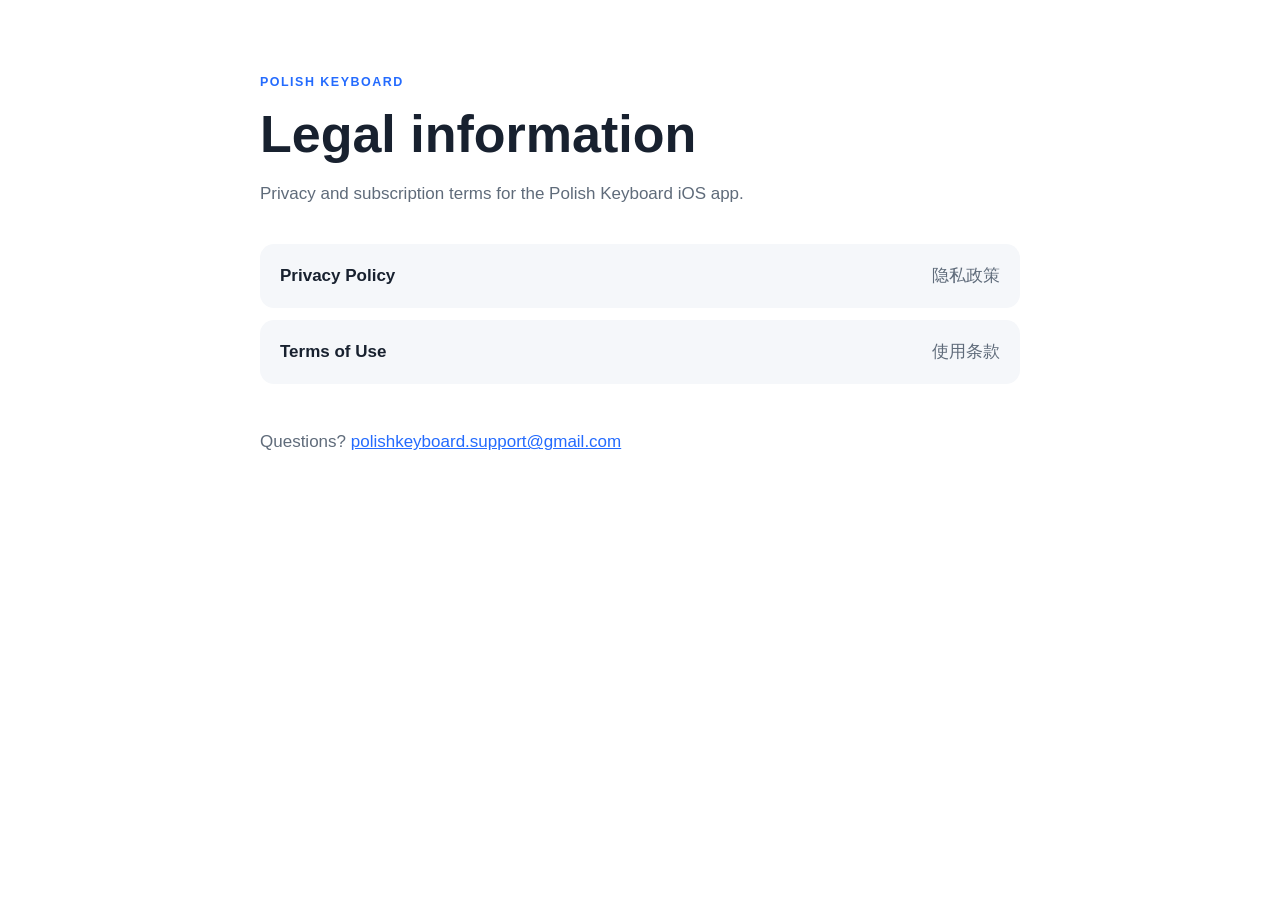
<file: index.html>
<!doctype html>
<html lang="en">
<head>
  <meta charset="utf-8">
  <meta name="viewport" content="width=device-width, initial-scale=1">
  <title>Polish Keyboard — Legal</title>
  <link rel="stylesheet" href="styles.css">
</head>
<body>
  <main>
    <p class="eyebrow">POLISH KEYBOARD</p>
    <h1>Legal information</h1>
    <p class="lead">Privacy and subscription terms for the Polish Keyboard iOS app.</p>
    <nav>
      <a href="privacy-policy.html">Privacy Policy <span>隐私政策</span></a>
      <a href="terms-of-use.html">Terms of Use <span>使用条款</span></a>
    </nav>
    <p class="contact">Questions? <a href="mailto:polishkeyboard.support@gmail.com">polishkeyboard.support@gmail.com</a></p>
  </main>
</body>
</html>
</file>
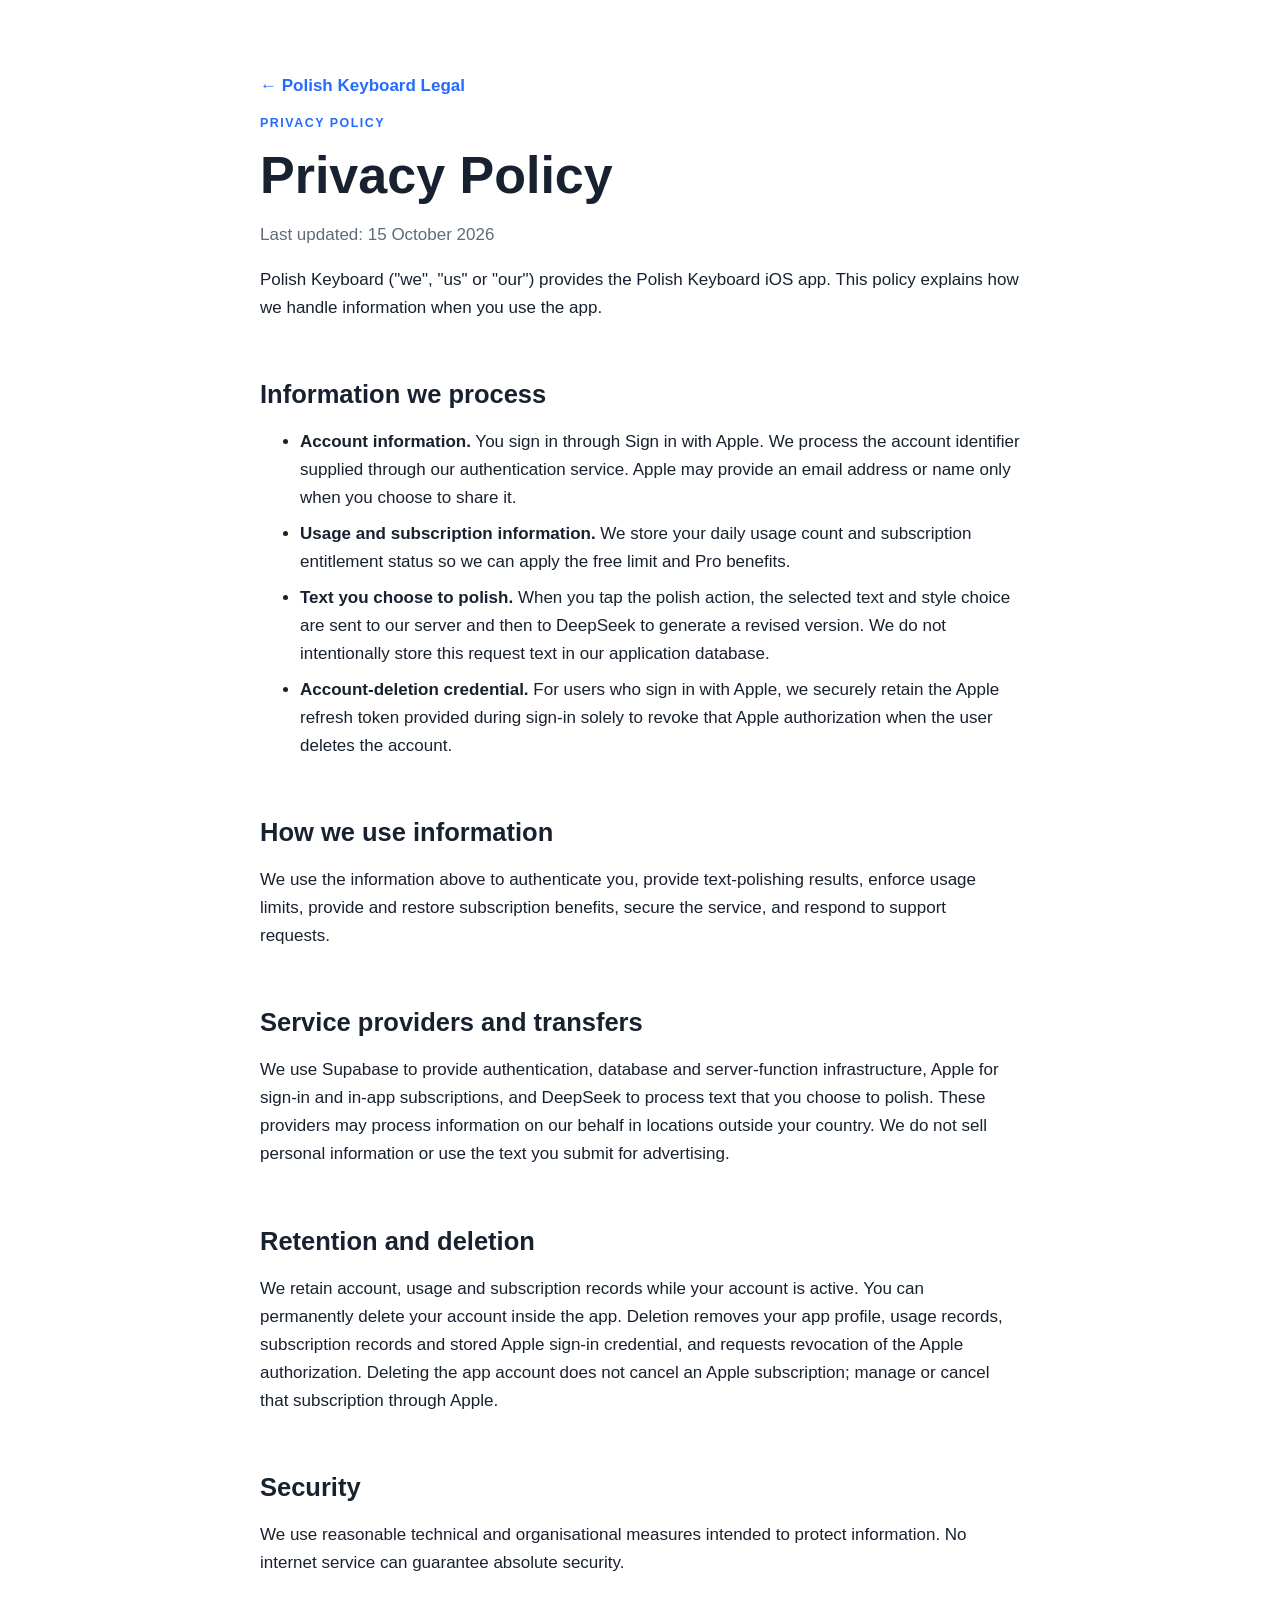
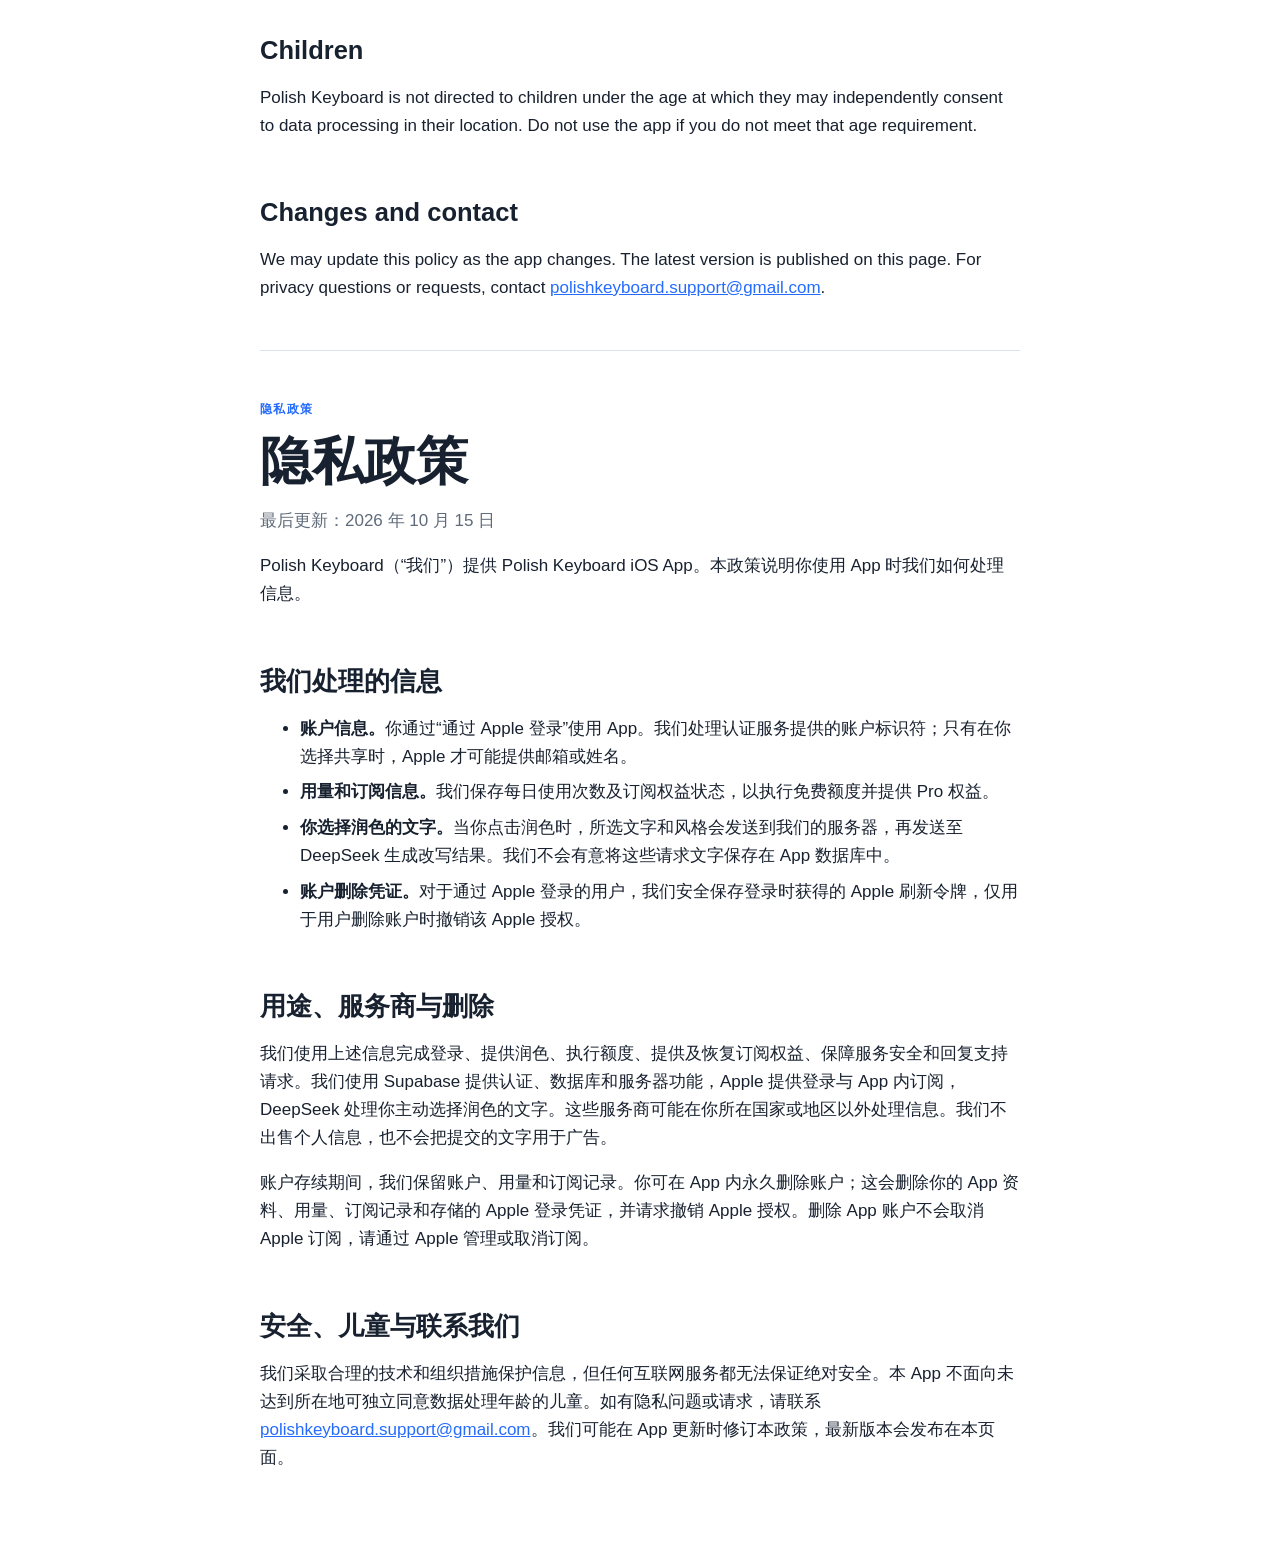
<file: privacy-policy.html>
<!doctype html>
<html lang="en">
<head>
  <meta charset="utf-8">
  <meta name="viewport" content="width=device-width, initial-scale=1">
  <title>Privacy Policy — Polish Keyboard</title>
  <link rel="stylesheet" href="styles.css">
</head>
<body>
  <main>
    <a class="back" href="index.html">← Polish Keyboard Legal</a>
    <p class="eyebrow">PRIVACY POLICY</p>
    <h1>Privacy Policy</h1>
    <p class="updated">Last updated: 15 October 2026</p>

    <p>Polish Keyboard ("we", "us" or "our") provides the Polish Keyboard iOS app. This policy explains how we handle information when you use the app.</p>
    <h2>Information we process</h2>
    <ul>
      <li><strong>Account information.</strong> You sign in through Sign in with Apple. We process the account identifier supplied through our authentication service. Apple may provide an email address or name only when you choose to share it.</li>
      <li><strong>Usage and subscription information.</strong> We store your daily usage count and subscription entitlement status so we can apply the free limit and Pro benefits.</li>
      <li><strong>Text you choose to polish.</strong> When you tap the polish action, the selected text and style choice are sent to our server and then to DeepSeek to generate a revised version. We do not intentionally store this request text in our application database.</li>
      <li><strong>Account-deletion credential.</strong> For users who sign in with Apple, we securely retain the Apple refresh token provided during sign-in solely to revoke that Apple authorization when the user deletes the account.</li>
    </ul>
    <h2>How we use information</h2>
    <p>We use the information above to authenticate you, provide text-polishing results, enforce usage limits, provide and restore subscription benefits, secure the service, and respond to support requests.</p>
    <h2>Service providers and transfers</h2>
    <p>We use Supabase to provide authentication, database and server-function infrastructure, Apple for sign-in and in-app subscriptions, and DeepSeek to process text that you choose to polish. These providers may process information on our behalf in locations outside your country. We do not sell personal information or use the text you submit for advertising.</p>
    <h2>Retention and deletion</h2>
    <p>We retain account, usage and subscription records while your account is active. You can permanently delete your account inside the app. Deletion removes your app profile, usage records, subscription records and stored Apple sign-in credential, and requests revocation of the Apple authorization. Deleting the app account does not cancel an Apple subscription; manage or cancel that subscription through Apple.</p>
    <h2>Security</h2>
    <p>We use reasonable technical and organisational measures intended to protect information. No internet service can guarantee absolute security.</p>
    <h2>Children</h2>
    <p>Polish Keyboard is not directed to children under the age at which they may independently consent to data processing in their location. Do not use the app if you do not meet that age requirement.</p>
    <h2>Changes and contact</h2>
    <p>We may update this policy as the app changes. The latest version is published on this page. For privacy questions or requests, contact <a href="mailto:polishkeyboard.support@gmail.com">polishkeyboard.support@gmail.com</a>.</p>

    <hr>
    <p class="eyebrow">隐私政策</p>
    <h1>隐私政策</h1>
    <p class="updated">最后更新：2026 年 10 月 15 日</p>
    <p>Polish Keyboard（“我们”）提供 Polish Keyboard iOS App。本政策说明你使用 App 时我们如何处理信息。</p>
    <h2>我们处理的信息</h2>
    <ul>
      <li><strong>账户信息。</strong>你通过“通过 Apple 登录”使用 App。我们处理认证服务提供的账户标识符；只有在你选择共享时，Apple 才可能提供邮箱或姓名。</li>
      <li><strong>用量和订阅信息。</strong>我们保存每日使用次数及订阅权益状态，以执行免费额度并提供 Pro 权益。</li>
      <li><strong>你选择润色的文字。</strong>当你点击润色时，所选文字和风格会发送到我们的服务器，再发送至 DeepSeek 生成改写结果。我们不会有意将这些请求文字保存在 App 数据库中。</li>
      <li><strong>账户删除凭证。</strong>对于通过 Apple 登录的用户，我们安全保存登录时获得的 Apple 刷新令牌，仅用于用户删除账户时撤销该 Apple 授权。</li>
    </ul>
    <h2>用途、服务商与删除</h2>
    <p>我们使用上述信息完成登录、提供润色、执行额度、提供及恢复订阅权益、保障服务安全和回复支持请求。我们使用 Supabase 提供认证、数据库和服务器功能，Apple 提供登录与 App 内订阅，DeepSeek 处理你主动选择润色的文字。这些服务商可能在你所在国家或地区以外处理信息。我们不出售个人信息，也不会把提交的文字用于广告。</p>
    <p>账户存续期间，我们保留账户、用量和订阅记录。你可在 App 内永久删除账户；这会删除你的 App 资料、用量、订阅记录和存储的 Apple 登录凭证，并请求撤销 Apple 授权。删除 App 账户不会取消 Apple 订阅，请通过 Apple 管理或取消订阅。</p>
    <h2>安全、儿童与联系我们</h2>
    <p>我们采取合理的技术和组织措施保护信息，但任何互联网服务都无法保证绝对安全。本 App 不面向未达到所在地可独立同意数据处理年龄的儿童。如有隐私问题或请求，请联系 <a href="mailto:polishkeyboard.support@gmail.com">polishkeyboard.support@gmail.com</a>。我们可能在 App 更新时修订本政策，最新版本会发布在本页面。</p>
  </main>
</body>
</html>
</file>
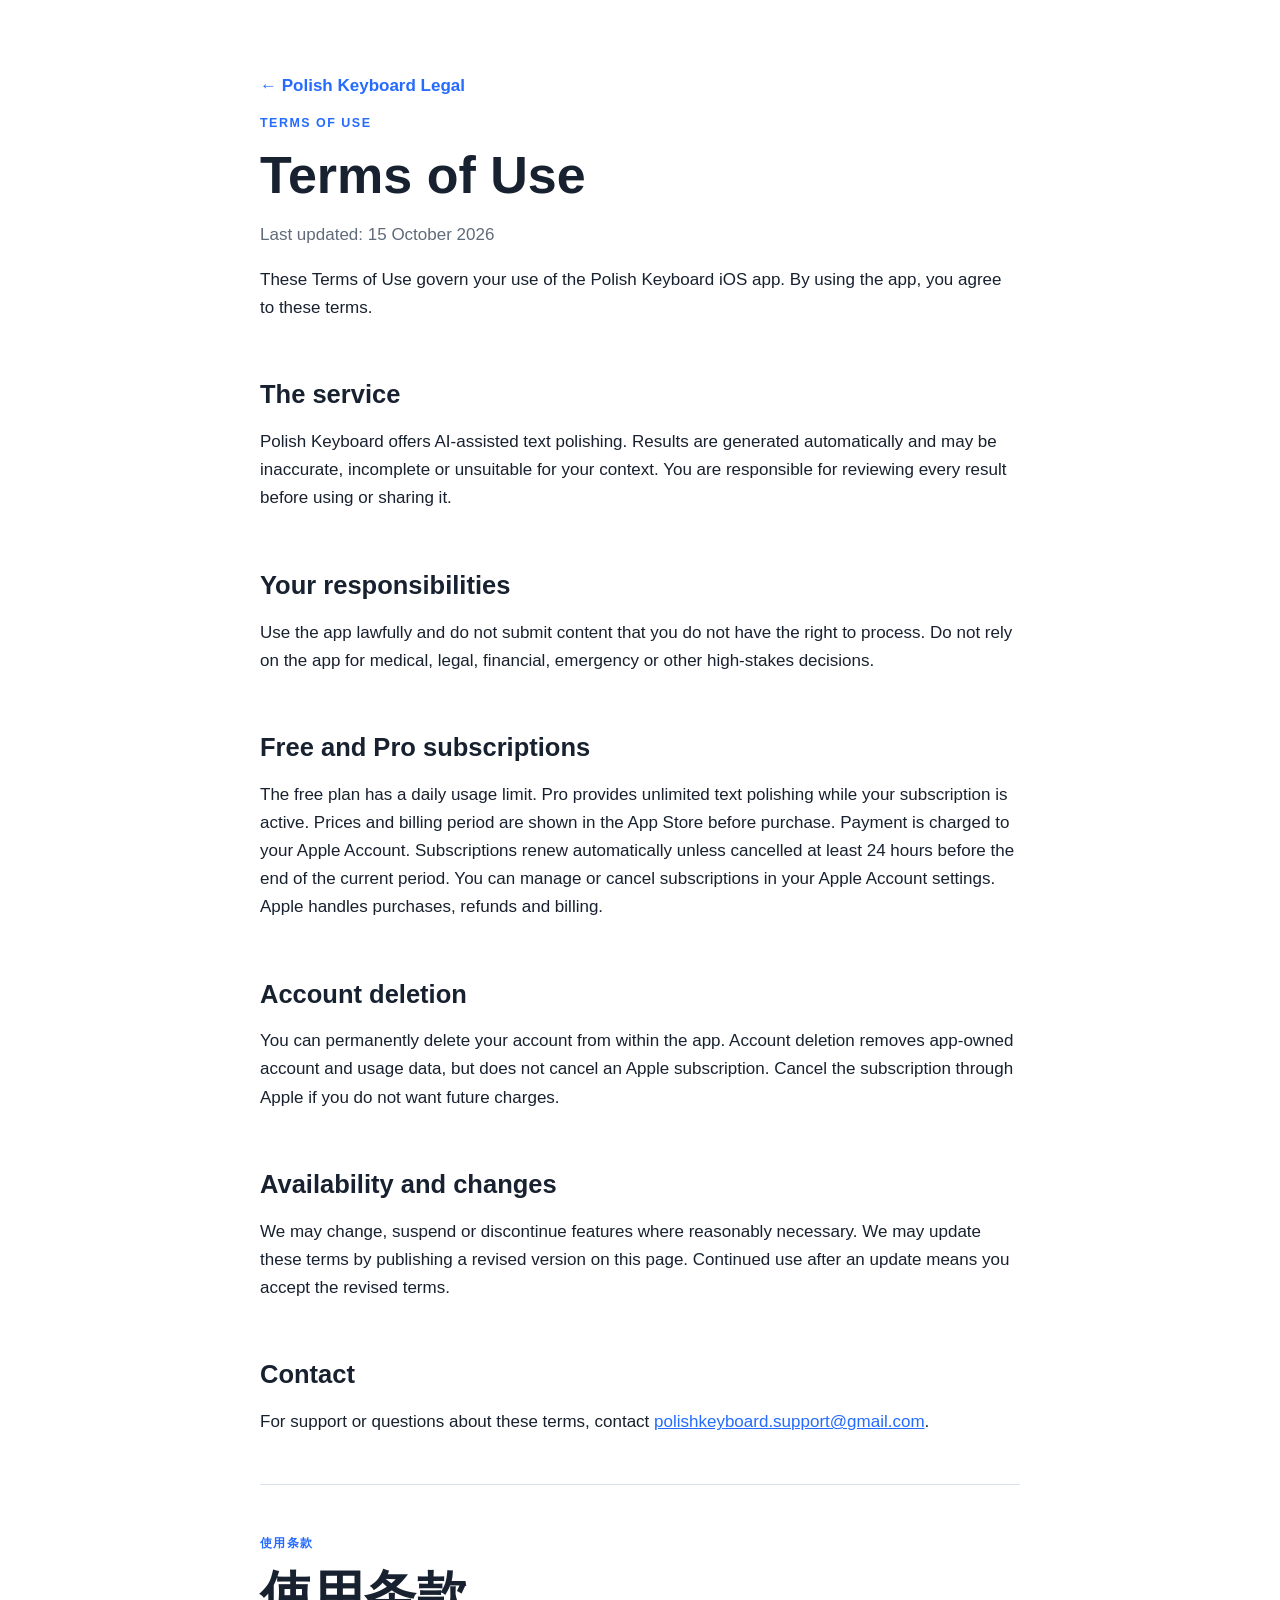
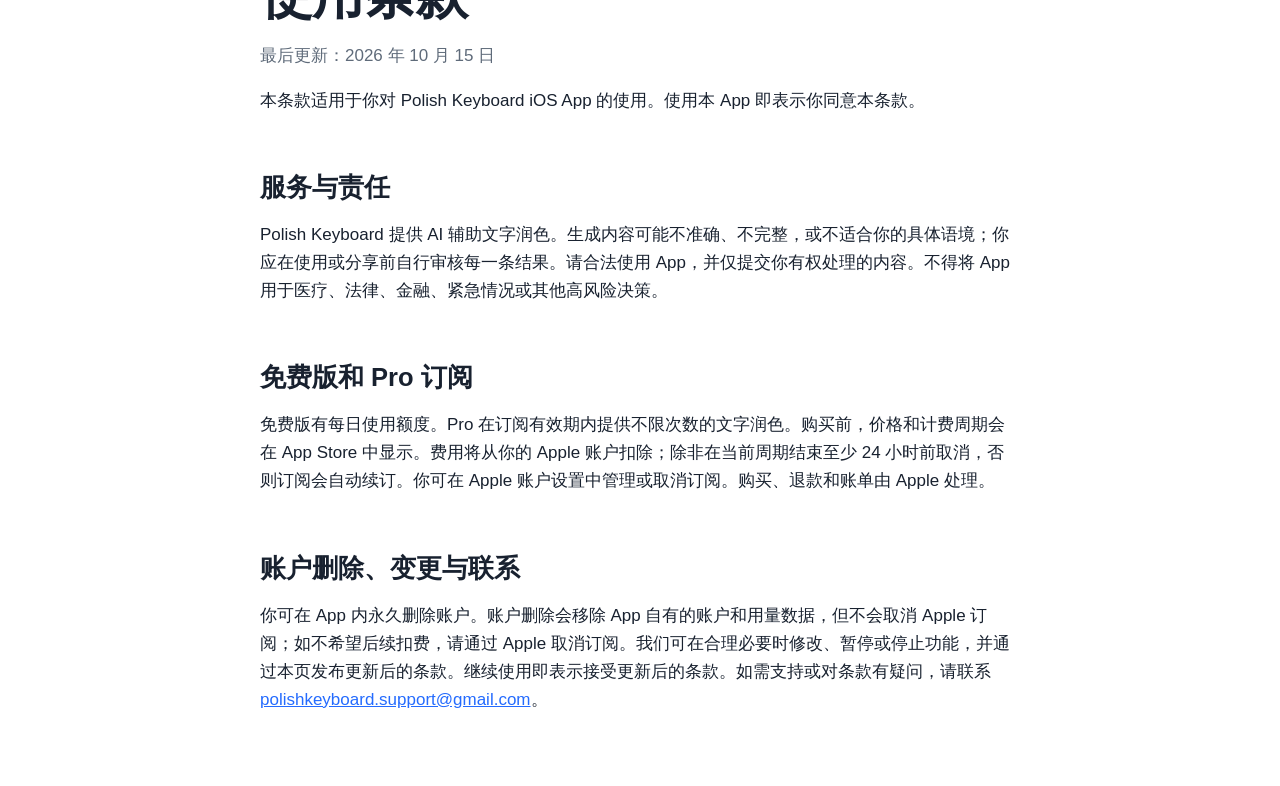
<file: terms-of-use.html>
<!doctype html>
<html lang="en">
<head>
  <meta charset="utf-8">
  <meta name="viewport" content="width=device-width, initial-scale=1">
  <title>Terms of Use — Polish Keyboard</title>
  <link rel="stylesheet" href="styles.css">
</head>
<body>
  <main>
    <a class="back" href="index.html">← Polish Keyboard Legal</a>
    <p class="eyebrow">TERMS OF USE</p>
    <h1>Terms of Use</h1>
    <p class="updated">Last updated: 15 October 2026</p>
    <p>These Terms of Use govern your use of the Polish Keyboard iOS app. By using the app, you agree to these terms.</p>
    <h2>The service</h2>
    <p>Polish Keyboard offers AI-assisted text polishing. Results are generated automatically and may be inaccurate, incomplete or unsuitable for your context. You are responsible for reviewing every result before using or sharing it.</p>
    <h2>Your responsibilities</h2>
    <p>Use the app lawfully and do not submit content that you do not have the right to process. Do not rely on the app for medical, legal, financial, emergency or other high-stakes decisions.</p>
    <h2>Free and Pro subscriptions</h2>
    <p>The free plan has a daily usage limit. Pro provides unlimited text polishing while your subscription is active. Prices and billing period are shown in the App Store before purchase. Payment is charged to your Apple Account. Subscriptions renew automatically unless cancelled at least 24 hours before the end of the current period. You can manage or cancel subscriptions in your Apple Account settings. Apple handles purchases, refunds and billing.</p>
    <h2>Account deletion</h2>
    <p>You can permanently delete your account from within the app. Account deletion removes app-owned account and usage data, but does not cancel an Apple subscription. Cancel the subscription through Apple if you do not want future charges.</p>
    <h2>Availability and changes</h2>
    <p>We may change, suspend or discontinue features where reasonably necessary. We may update these terms by publishing a revised version on this page. Continued use after an update means you accept the revised terms.</p>
    <h2>Contact</h2>
    <p>For support or questions about these terms, contact <a href="mailto:polishkeyboard.support@gmail.com">polishkeyboard.support@gmail.com</a>.</p>

    <hr>
    <p class="eyebrow">使用条款</p>
    <h1>使用条款</h1>
    <p class="updated">最后更新：2026 年 10 月 15 日</p>
    <p>本条款适用于你对 Polish Keyboard iOS App 的使用。使用本 App 即表示你同意本条款。</p>
    <h2>服务与责任</h2>
    <p>Polish Keyboard 提供 AI 辅助文字润色。生成内容可能不准确、不完整，或不适合你的具体语境；你应在使用或分享前自行审核每一条结果。请合法使用 App，并仅提交你有权处理的内容。不得将 App 用于医疗、法律、金融、紧急情况或其他高风险决策。</p>
    <h2>免费版和 Pro 订阅</h2>
    <p>免费版有每日使用额度。Pro 在订阅有效期内提供不限次数的文字润色。购买前，价格和计费周期会在 App Store 中显示。费用将从你的 Apple 账户扣除；除非在当前周期结束至少 24 小时前取消，否则订阅会自动续订。你可在 Apple 账户设置中管理或取消订阅。购买、退款和账单由 Apple 处理。</p>
    <h2>账户删除、变更与联系</h2>
    <p>你可在 App 内永久删除账户。账户删除会移除 App 自有的账户和用量数据，但不会取消 Apple 订阅；如不希望后续扣费，请通过 Apple 取消订阅。我们可在合理必要时修改、暂停或停止功能，并通过本页发布更新后的条款。继续使用即表示接受更新后的条款。如需支持或对条款有疑问，请联系 <a href="mailto:polishkeyboard.support@gmail.com">polishkeyboard.support@gmail.com</a>。</p>
  </main>
</body>
</html>
</file>
<file: styles.css>
:root { color-scheme: light dark; --ink:#18212f; --muted:#5f6b7a; --card:#f5f7fa; --accent:#246bfe; }
* { box-sizing: border-box; }
body { margin:0; background:#fff; color:var(--ink); font:17px/1.65 -apple-system, BlinkMacSystemFont, "Segoe UI", sans-serif; }
main { width:min(760px, calc(100% - 40px)); margin:72px auto; }
.eyebrow { font-size:.78rem; font-weight:700; letter-spacing:.12em; color:var(--accent); }
h1 { margin:.15em 0; font-size:clamp(2rem, 6vw, 3.25rem); line-height:1.12; }
h2 { margin:2.25em 0 .55em; line-height:1.25; }
h3 { margin:1.4em 0 .35em; line-height:1.25; }
.lead, .updated { color:var(--muted); }
nav { display:grid; gap:12px; margin:36px 0; }
nav a { display:flex; justify-content:space-between; align-items:center; gap:16px; padding:18px 20px; border-radius:14px; background:var(--card); color:var(--ink); font-weight:700; text-decoration:none; }
nav span { color:var(--muted); font-weight:500; }
a { color:var(--accent); }
li { margin:.45em 0; }
hr { margin:48px 0; border:0; border-top:1px solid #dce2ea; }
.back { font-weight:600; text-decoration:none; }
.contact { margin-top:44px; color:var(--muted); }
@media (prefers-color-scheme: dark) { body { background:#101318; color:#eef2f7; } :root { --ink:#eef2f7; --muted:#aab5c3; --card:#1b222c; --accent:#82adff; } hr { border-color:#303946; } }
</file>
